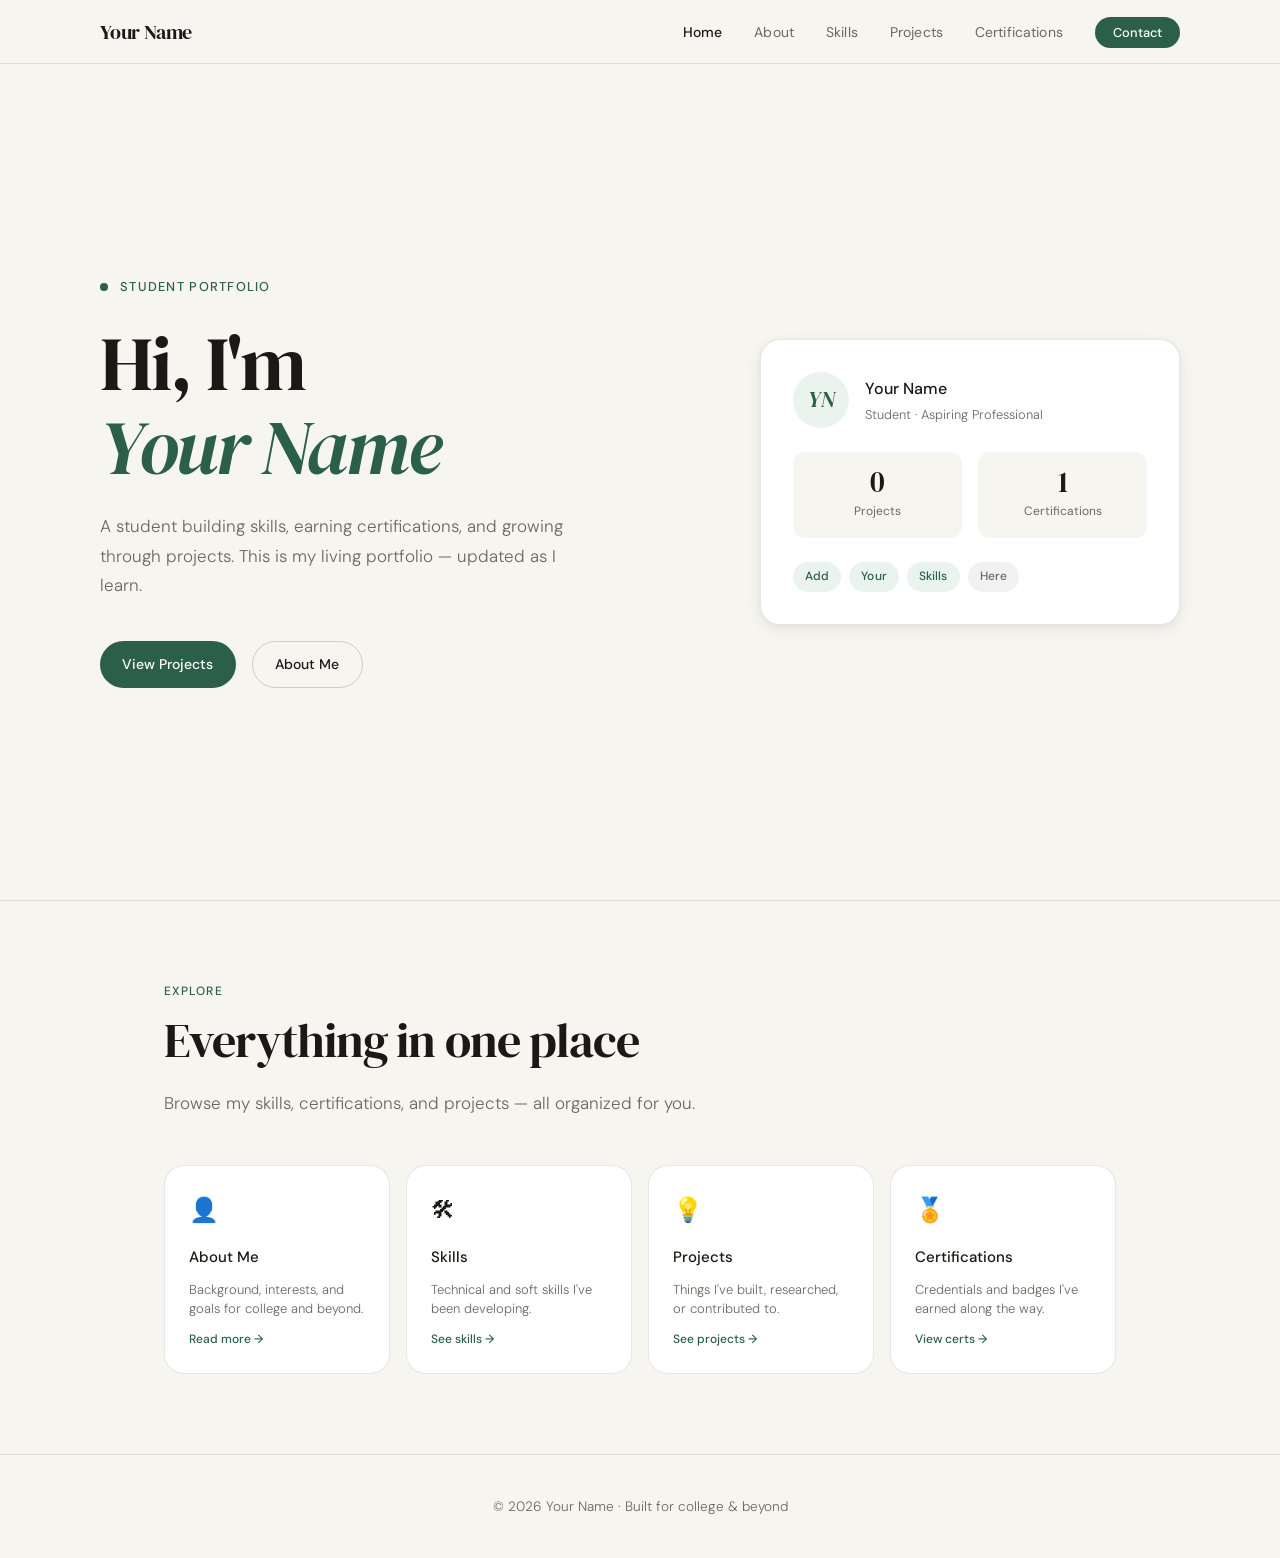
<file: index.html>
<!DOCTYPE html>
<html lang="en">
<head>
  <meta charset="UTF-8" />
  <meta name="viewport" content="width=device-width, initial-scale=1.0" />
  <title>Your Name — Portfolio</title>
  <link rel="stylesheet" href="css/style.css" />
  <style>
    /* ── Hero ── */
    .hero {
      min-height: calc(100vh - var(--nav-height));
      display: flex;
      align-items: center;
      padding: 0 var(--side-pad);
    }

    .hero-inner {
      max-width: var(--max-width);
      margin: 0 auto;
      width: 100%;
      display: grid;
      grid-template-columns: 1fr 420px;
      gap: 4rem;
      align-items: center;
    }

    .hero-eyebrow {
      display: flex;
      align-items: center;
      gap: 0.75rem;
      margin-bottom: 1.5rem;
    }

    .hero-dot {
      width: 8px;
      height: 8px;
      border-radius: 50%;
      background: var(--accent);
    }

    .hero-eyebrow span {
      font-size: 0.8rem;
      font-weight: 500;
      letter-spacing: 0.1em;
      text-transform: uppercase;
      color: var(--accent);
    }

    .hero-title {
      font-family: var(--font-display);
      font-size: clamp(2.8rem, 6vw, 5rem);
      font-weight: 400;
      line-height: 1.08;
      letter-spacing: -0.03em;
      color: var(--ink);
      margin-bottom: 1.5rem;
    }

    .hero-title em {
      font-style: italic;
      color: var(--accent);
    }

    .hero-desc {
      font-size: 1.0625rem;
      color: var(--ink-muted);
      max-width: 500px;
      line-height: 1.75;
      margin-bottom: 2.5rem;
    }

    .hero-actions {
      display: flex;
      gap: 1rem;
      flex-wrap: wrap;
    }

    /* ── Hero card ── */
    .hero-card {
      background: var(--white);
      border: 1px solid var(--border);
      border-radius: var(--radius-lg);
      padding: 2rem;
      box-shadow: var(--shadow-md);
    }

    .hero-card-header {
      display: flex;
      align-items: center;
      gap: 1rem;
      margin-bottom: 1.5rem;
    }

    .avatar {
      width: 56px;
      height: 56px;
      border-radius: 50%;
      background: var(--accent-light);
      display: flex;
      align-items: center;
      justify-content: center;
      font-family: var(--font-display);
      font-size: 1.4rem;
      color: var(--accent);
      font-style: italic;
    }

    .hero-card-name {
      font-size: 1rem;
      font-weight: 500;
      color: var(--ink);
    }

    .hero-card-sub {
      font-size: 0.8rem;
      color: var(--ink-muted);
      margin-top: 2px;
    }

    .hero-card-stats {
      display: grid;
      grid-template-columns: 1fr 1fr;
      gap: 1rem;
      margin-bottom: 1.5rem;
    }

    .stat-box {
      background: var(--cream);
      border-radius: var(--radius-md);
      padding: 1rem;
      text-align: center;
    }

    .stat-num {
      font-family: var(--font-display);
      font-size: 1.8rem;
      color: var(--ink);
      line-height: 1;
    }

    .stat-label {
      font-size: 0.75rem;
      color: var(--ink-muted);
      margin-top: 4px;
      font-weight: 400;
    }

    .hero-card-tags {
      display: flex;
      flex-wrap: wrap;
      gap: 0.5rem;
    }

    /* ── Quick links grid ── */
    .quick-grid {
      display: grid;
      grid-template-columns: repeat(auto-fit, minmax(220px, 1fr));
      gap: 1rem;
    }

    .quick-card {
      background: var(--white);
      border: 1px solid var(--border);
      border-radius: var(--radius-lg);
      padding: 1.5rem;
      display: flex;
      flex-direction: column;
      gap: 0.6rem;
      transition: box-shadow 0.25s, transform 0.25s;
      text-decoration: none;
    }

    .quick-card:hover {
      box-shadow: var(--shadow-md);
      transform: translateY(-2px);
    }

    .quick-icon {
      font-size: 1.5rem;
      margin-bottom: 0.25rem;
    }

    .quick-card h3 {
      font-size: 0.9375rem;
      font-weight: 500;
      color: var(--ink);
    }

    .quick-card p {
      font-size: 0.8125rem;
      color: var(--ink-muted);
      line-height: 1.5;
    }

    .quick-arrow {
      font-size: 0.75rem;
      color: var(--accent);
      font-weight: 500;
      margin-top: auto;
    }

    @media (max-width: 860px) {
      .hero-inner {
        grid-template-columns: 1fr;
      }
      .hero-card {
        max-width: 420px;
      }
    }
  </style>
</head>
<body>

  <div id="nav-placeholder"></div>

  <main>
    <!-- HERO -->
    <section class="hero">
      <div class="hero-inner">
        <div>
          <div class="hero-eyebrow fade-in">
            <div class="hero-dot"></div>
            <span>Student Portfolio</span>
          </div>
          <h1 class="hero-title fade-in">
            Hi, I'm<br><em>Your Name</em>
          </h1>
          <p class="hero-desc fade-in">
            A student building skills, earning certifications, and growing
            through projects. This is my living portfolio — updated as I learn.
          </p>
          <div class="hero-actions fade-in">
            <a href="pages/projects.html" class="btn btn-primary">View Projects</a>
            <a href="pages/about.html" class="btn btn-outline">About Me</a>
          </div>
        </div>

        <div class="hero-card fade-in">
          <div class="hero-card-header">
            <div class="avatar">YN</div>
            <div>
              <div class="hero-card-name">Your Name</div>
              <div class="hero-card-sub">Student · Aspiring Professional</div>
            </div>
          </div>
          <div class="hero-card-stats">
            <div class="stat-box">
              <div class="stat-num">0</div>
              <div class="stat-label">Projects</div>
            </div>
            <div class="stat-box">
              <div class="stat-num">1</div>
              <div class="stat-label">Certifications</div>
            </div>
          </div>
          <div class="hero-card-tags">
            <span class="tag">Add</span>
            <span class="tag">Your</span>
            <span class="tag">Skills</span>
            <span class="tag tag-gray">Here</span>
          </div>
        </div>
      </div>
    </section>

    <hr class="divider" />

    <!-- QUICK LINKS -->
    <section class="page-section">
      <p class="section-label fade-in">Explore</p>
      <h2 class="section-title fade-in">Everything in one place</h2>
      <p class="section-subtitle fade-in" style="margin-bottom:3rem;">
        Browse my skills, certifications, and projects — all organized for you.
      </p>

      <div class="quick-grid">
        <a href="pages/about.html" class="quick-card fade-in">
          <div class="quick-icon">👤</div>
          <h3>About Me</h3>
          <p>Background, interests, and goals for college and beyond.</p>
          <span class="quick-arrow">Read more →</span>
        </a>
        <a href="pages/skills.html" class="quick-card fade-in">
          <div class="quick-icon">🛠</div>
          <h3>Skills</h3>
          <p>Technical and soft skills I've been developing.</p>
          <span class="quick-arrow">See skills →</span>
        </a>
        <a href="pages/projects.html" class="quick-card fade-in">
          <div class="quick-icon">💡</div>
          <h3>Projects</h3>
          <p>Things I've built, researched, or contributed to.</p>
          <span class="quick-arrow">See projects →</span>
        </a>
        <a href="pages/certifications.html" class="quick-card fade-in">
          <div class="quick-icon">🏅</div>
          <h3>Certifications</h3>
          <p>Credentials and badges I've earned along the way.</p>
          <span class="quick-arrow">View certs →</span>
        </a>
      </div>
    </section>
  </main>

  <footer>
    <p>© <span id="year"></span> Your Name · Built for college &amp; beyond</p>
  </footer>

  <script src="js/nav-template.js"></script>
  <script src="js/nav.js"></script>
  <script>
    injectNav(true);
    document.getElementById('year').textContent = new Date().getFullYear();
  </script>
</body>
</html>
</file>
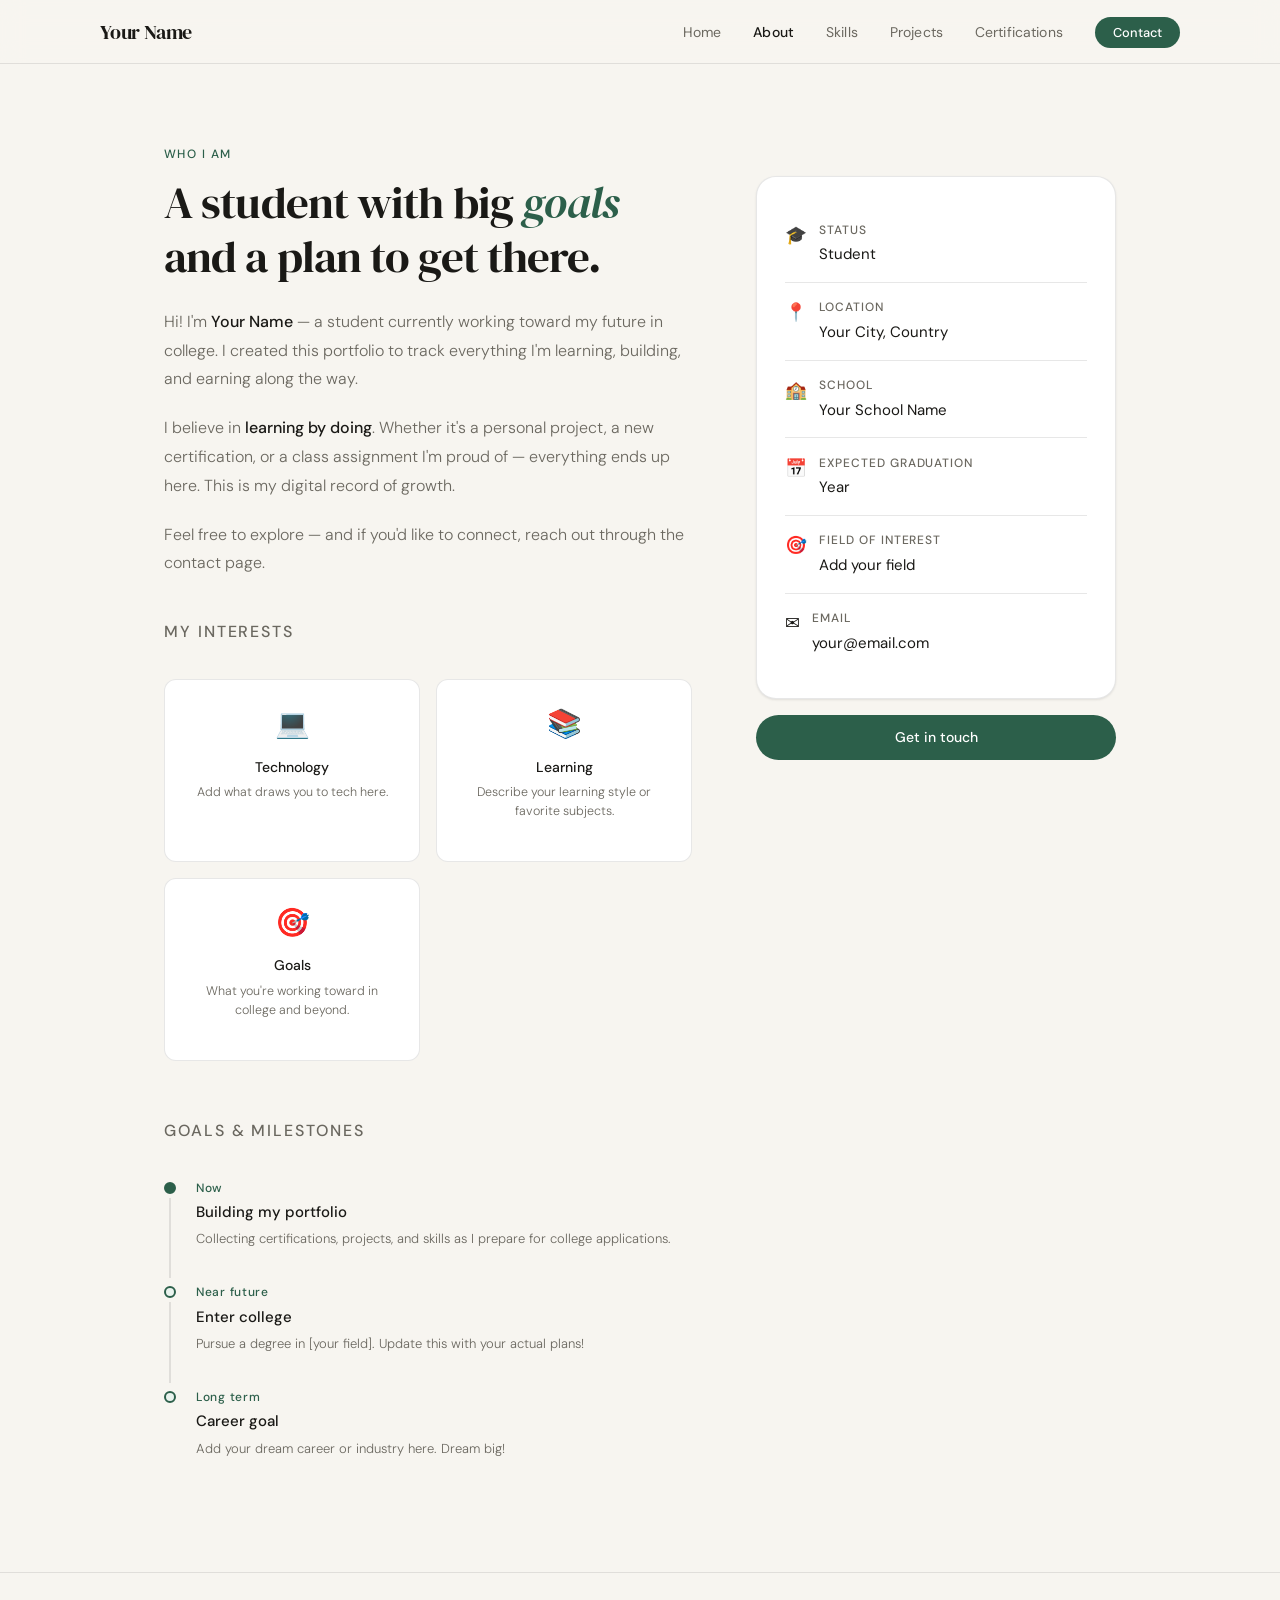
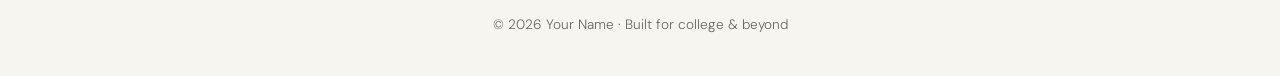
<file: about.html>
<!DOCTYPE html>
<html lang="en">
<head>
  <meta charset="UTF-8" />
  <meta name="viewport" content="width=device-width, initial-scale=1.0" />
  <title>About — Your Name</title>
  <link rel="stylesheet" href="../css/style.css" />
  <style>
    .about-grid {
      display: grid;
      grid-template-columns: 1fr 360px;
      gap: 4rem;
      align-items: start;
    }

    .about-bio h2 {
      font-family: var(--font-display);
      font-size: clamp(1.8rem, 4vw, 2.8rem);
      font-weight: 400;
      line-height: 1.2;
      letter-spacing: -0.02em;
      margin-bottom: 1.5rem;
    }

    .about-bio h2 em {
      font-style: italic;
      color: var(--accent);
    }

    .about-bio p {
      font-size: 1rem;
      color: var(--ink-muted);
      line-height: 1.8;
      margin-bottom: 1.25rem;
    }

    .about-bio p strong {
      color: var(--ink);
      font-weight: 500;
    }

    .info-card {
      background: var(--white);
      border: 1px solid var(--border);
      border-radius: var(--radius-lg);
      padding: 1.75rem;
      box-shadow: var(--shadow-sm);
    }

    .info-row {
      display: flex;
      align-items: flex-start;
      gap: 0.75rem;
      padding: 0.9rem 0;
      border-bottom: 1px solid var(--border);
    }

    .info-row:last-child {
      border-bottom: none;
    }

    .info-icon {
      font-size: 1.1rem;
      margin-top: 1px;
    }

    .info-label {
      font-size: 0.75rem;
      font-weight: 500;
      text-transform: uppercase;
      letter-spacing: 0.08em;
      color: var(--ink-muted);
      margin-bottom: 2px;
    }

    .info-value {
      font-size: 0.9375rem;
      color: var(--ink);
      font-weight: 400;
    }

    /* Interests */
    .interests-grid {
      display: grid;
      grid-template-columns: repeat(auto-fit, minmax(180px, 1fr));
      gap: 1rem;
      margin-top: 2rem;
    }

    .interest-card {
      background: var(--white);
      border: 1px solid var(--border);
      border-radius: var(--radius-md);
      padding: 1.25rem;
      text-align: center;
    }

    .interest-emoji {
      font-size: 1.75rem;
      margin-bottom: 0.5rem;
    }

    .interest-card h4 {
      font-size: 0.875rem;
      font-weight: 500;
      color: var(--ink);
      margin-bottom: 4px;
    }

    .interest-card p {
      font-size: 0.78rem;
      color: var(--ink-muted);
      line-height: 1.5;
    }

    /* Goals timeline */
    .timeline {
      margin-top: 2rem;
      display: flex;
      flex-direction: column;
      gap: 0;
    }

    .timeline-item {
      display: flex;
      gap: 1.25rem;
      position: relative;
    }

    .timeline-left {
      display: flex;
      flex-direction: column;
      align-items: center;
      flex-shrink: 0;
    }

    .timeline-dot {
      width: 12px;
      height: 12px;
      border-radius: 50%;
      background: var(--accent-light);
      border: 2px solid var(--accent);
      margin-top: 4px;
      flex-shrink: 0;
    }

    .timeline-dot.active {
      background: var(--accent);
    }

    .timeline-line {
      width: 2px;
      flex: 1;
      background: var(--border);
      margin: 4px 0;
      min-height: 2rem;
    }

    .timeline-item:last-child .timeline-line {
      display: none;
    }

    .timeline-content {
      padding-bottom: 2rem;
    }

    .timeline-year {
      font-size: 0.75rem;
      font-weight: 500;
      color: var(--accent);
      letter-spacing: 0.06em;
      margin-bottom: 2px;
    }

    .timeline-title {
      font-size: 0.9375rem;
      font-weight: 500;
      color: var(--ink);
      margin-bottom: 4px;
    }

    .timeline-desc {
      font-size: 0.8125rem;
      color: var(--ink-muted);
      line-height: 1.6;
    }

    @media (max-width: 860px) {
      .about-grid {
        grid-template-columns: 1fr;
      }
    }
  </style>
</head>
<body>

  <div id="nav-placeholder"></div>

  <main>
    <section class="page-section">
      <p class="section-label fade-in">Who I Am</p>

      <div class="about-grid">
        <div class="about-bio">
          <h2 class="fade-in">A student with big <em>goals</em> and a plan to get there.</h2>

          <p class="fade-in">
            Hi! I'm <strong>Your Name</strong> — a student currently working toward
            my future in college. I created this portfolio to track everything I'm
            learning, building, and earning along the way.
          </p>

          <p class="fade-in">
            I believe in <strong>learning by doing</strong>. Whether it's a personal
            project, a new certification, or a class assignment I'm proud of — everything
            ends up here. This is my digital record of growth.
          </p>

          <p class="fade-in">
            Feel free to explore — and if you'd like to connect, reach out through the
            contact page.
          </p>

          <div style="margin-top: 2.5rem;">
            <p class="section-label fade-in">My Interests</p>
            <div class="interests-grid">
              <div class="interest-card fade-in">
                <div class="interest-emoji">💻</div>
                <h4>Technology</h4>
                <p>Add what draws you to tech here.</p>
              </div>
              <div class="interest-card fade-in">
                <div class="interest-emoji">📚</div>
                <h4>Learning</h4>
                <p>Describe your learning style or favorite subjects.</p>
              </div>
              <div class="interest-card fade-in">
                <div class="interest-emoji">🎯</div>
                <h4>Goals</h4>
                <p>What you're working toward in college and beyond.</p>
              </div>
            </div>
          </div>

          <div style="margin-top: 3.5rem;">
            <p class="section-label fade-in">Goals &amp; Milestones</p>
            <div class="timeline">
              <div class="timeline-item fade-in">
                <div class="timeline-left">
                  <div class="timeline-dot active"></div>
                  <div class="timeline-line"></div>
                </div>
                <div class="timeline-content">
                  <div class="timeline-year">Now</div>
                  <div class="timeline-title">Building my portfolio</div>
                  <div class="timeline-desc">Collecting certifications, projects, and skills as I prepare for college applications.</div>
                </div>
              </div>
              <div class="timeline-item fade-in">
                <div class="timeline-left">
                  <div class="timeline-dot"></div>
                  <div class="timeline-line"></div>
                </div>
                <div class="timeline-content">
                  <div class="timeline-year">Near future</div>
                  <div class="timeline-title">Enter college</div>
                  <div class="timeline-desc">Pursue a degree in [your field]. Update this with your actual plans!</div>
                </div>
              </div>
              <div class="timeline-item fade-in">
                <div class="timeline-left">
                  <div class="timeline-dot"></div>
                  <div class="timeline-line"></div>
                </div>
                <div class="timeline-content">
                  <div class="timeline-year">Long term</div>
                  <div class="timeline-title">Career goal</div>
                  <div class="timeline-desc">Add your dream career or industry here. Dream big!</div>
                </div>
              </div>
            </div>
          </div>
        </div>

        <!-- Info sidebar -->
        <div class="fade-in">
          <div class="info-card">
            <div class="info-row">
              <div class="info-icon">🎓</div>
              <div>
                <div class="info-label">Status</div>
                <div class="info-value">Student</div>
              </div>
            </div>
            <div class="info-row">
              <div class="info-icon">📍</div>
              <div>
                <div class="info-label">Location</div>
                <div class="info-value">Your City, Country</div>
              </div>
            </div>
            <div class="info-row">
              <div class="info-icon">🏫</div>
              <div>
                <div class="info-label">School</div>
                <div class="info-value">Your School Name</div>
              </div>
            </div>
            <div class="info-row">
              <div class="info-icon">📅</div>
              <div>
                <div class="info-label">Expected Graduation</div>
                <div class="info-value">Year</div>
              </div>
            </div>
            <div class="info-row">
              <div class="info-icon">🎯</div>
              <div>
                <div class="info-label">Field of Interest</div>
                <div class="info-value">Add your field</div>
              </div>
            </div>
            <div class="info-row">
              <div class="info-icon">✉️</div>
              <div>
                <div class="info-label">Email</div>
                <div class="info-value">your@email.com</div>
              </div>
            </div>
          </div>

          <a href="contact.html" class="btn btn-primary" style="width:100%;justify-content:center;margin-top:1rem;">
            Get in touch
          </a>
        </div>
      </div>
    </section>
  </main>

  <footer>
    <p>© <span class="year"></span> Your Name · Built for college &amp; beyond</p>
  </footer>

  <script src="../js/nav-template.js"></script>
  <script src="../js/nav.js"></script>
  <script>
    injectNav(false);
    document.querySelectorAll('.year').forEach(el => el.textContent = new Date().getFullYear());
  </script>
</body>
</html>
</file>
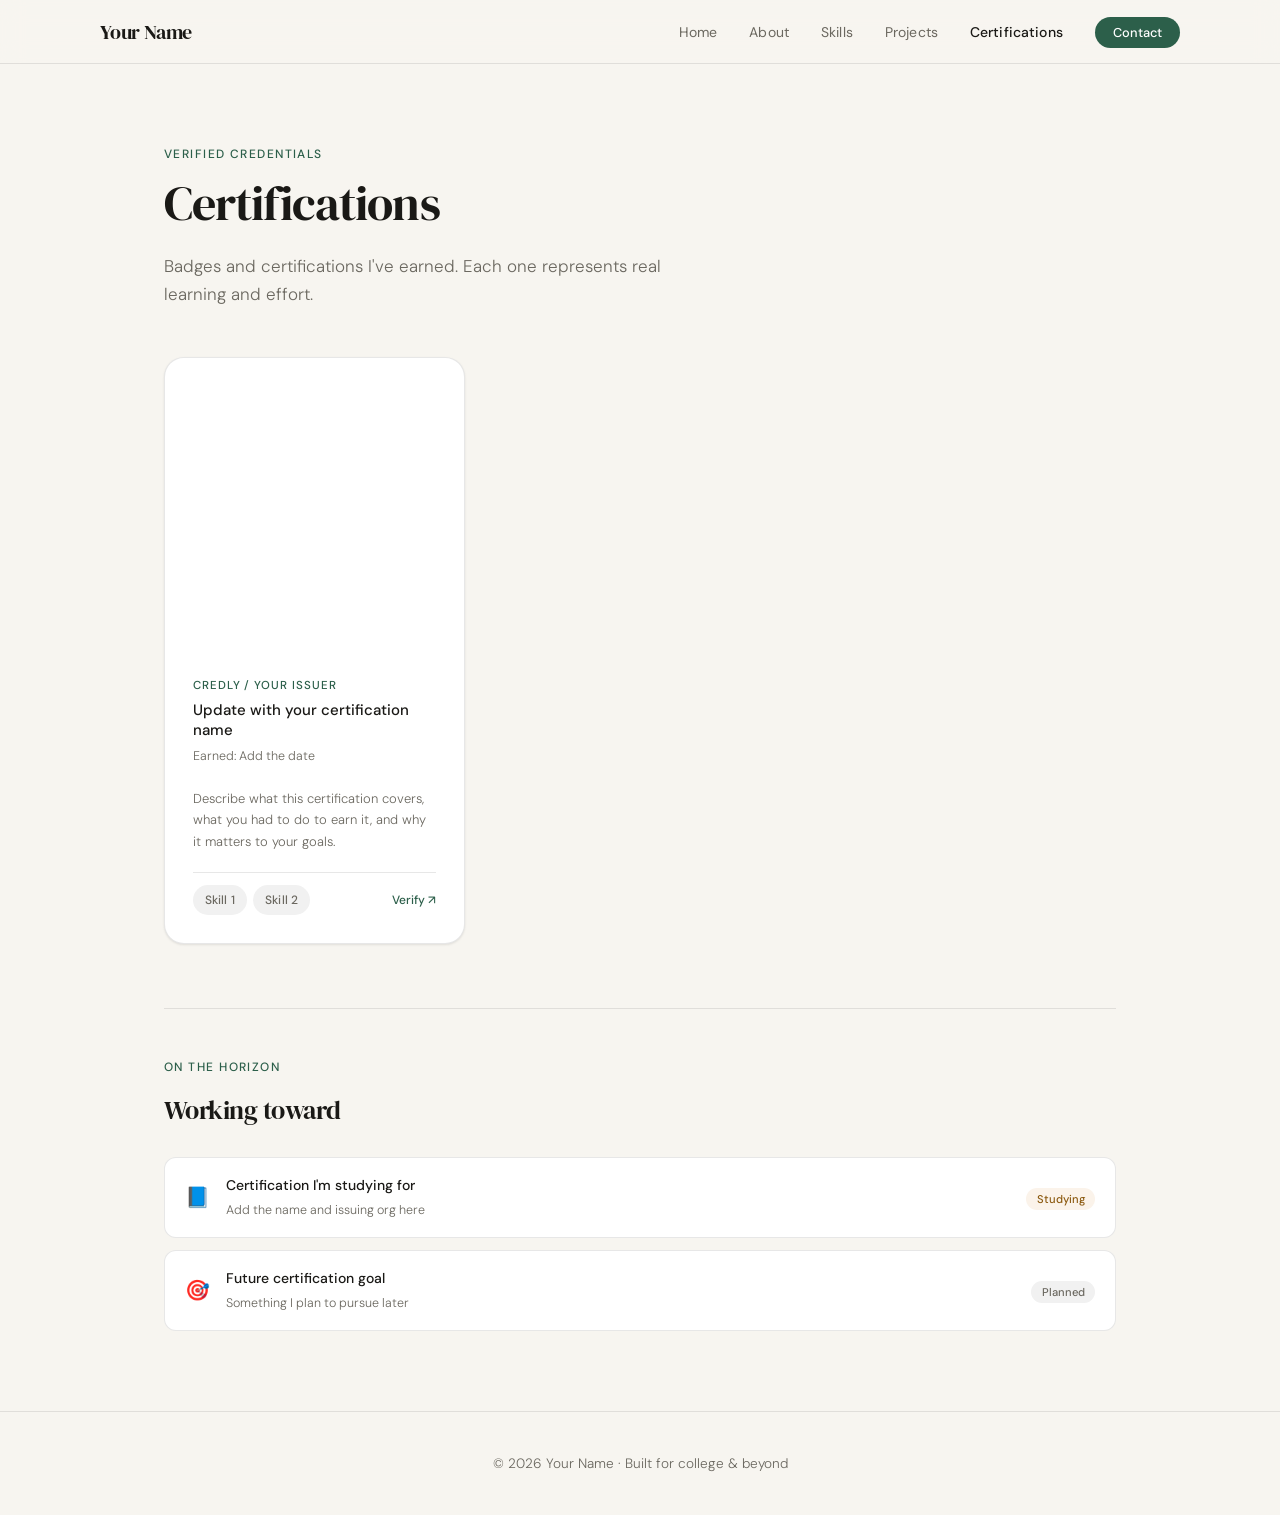
<file: certifications.html>
<!DOCTYPE html>
<html lang="en">
<head>
  <meta charset="UTF-8" />
  <meta name="viewport" content="width=device-width, initial-scale=1.0" />
  <title>Certifications — Your Name</title>
  <link rel="stylesheet" href="../css/style.css" />
  <style>
    /* Certs grid */
    .certs-grid {
      display: grid;
      grid-template-columns: repeat(auto-fill, minmax(300px, 1fr));
      gap: 1.5rem;
      margin-bottom: 4rem;
    }

    .cert-card {
      background: var(--white);
      border: 1px solid var(--border);
      border-radius: var(--radius-lg);
      padding: 1.75rem;
      display: flex;
      flex-direction: column;
      gap: 1.25rem;
      box-shadow: var(--shadow-sm);
      transition: box-shadow 0.25s, transform 0.25s;
    }

    .cert-card:hover {
      box-shadow: var(--shadow-md);
      transform: translateY(-2px);
    }

    .cert-card-header {
      display: flex;
      align-items: flex-start;
      gap: 1rem;
    }

    .cert-badge-wrap {
      flex-shrink: 0;
    }

    .cert-info {
      flex: 1;
    }

    .cert-issuer {
      font-size: 0.72rem;
      font-weight: 500;
      text-transform: uppercase;
      letter-spacing: 0.08em;
      color: var(--accent);
      margin-bottom: 4px;
    }

    .cert-name {
      font-size: 0.9375rem;
      font-weight: 500;
      color: var(--ink);
      line-height: 1.35;
      margin-bottom: 6px;
    }

    .cert-date {
      font-size: 0.78rem;
      color: var(--ink-muted);
    }

    .cert-desc {
      font-size: 0.8125rem;
      color: var(--ink-muted);
      line-height: 1.65;
    }

    .cert-footer {
      display: flex;
      align-items: center;
      justify-content: space-between;
      padding-top: 0.75rem;
      border-top: 1px solid var(--border);
    }

    .cert-skills {
      display: flex;
      flex-wrap: wrap;
      gap: 0.4rem;
    }

    .verify-link {
      font-size: 0.75rem;
      font-weight: 500;
      color: var(--accent);
      text-decoration: none;
      white-space: nowrap;
      display: flex;
      align-items: center;
      gap: 3px;
      transition: opacity 0.2s;
    }

    .verify-link:hover { opacity: 0.7; }

    /* Credly embed wrapper */
    .credly-wrap {
      display: flex;
      justify-content: center;
      align-items: center;
      min-height: 270px;
    }

    /* In-progress / planned section */
    .progress-list {
      display: flex;
      flex-direction: column;
      gap: 0.75rem;
    }

    .progress-item {
      background: var(--white);
      border: 1px solid var(--border);
      border-radius: var(--radius-md);
      padding: 1rem 1.25rem;
      display: flex;
      align-items: center;
      gap: 1rem;
    }

    .progress-icon {
      font-size: 1.25rem;
      flex-shrink: 0;
    }

    .progress-item h4 {
      font-size: 0.875rem;
      font-weight: 500;
      color: var(--ink);
      margin-bottom: 2px;
    }

    .progress-item p {
      font-size: 0.78rem;
      color: var(--ink-muted);
    }

    .progress-right {
      margin-left: auto;
    }

    .badge-status {
      font-size: 0.7rem;
      font-weight: 500;
      padding: 0.25rem 0.65rem;
      border-radius: 100px;
    }

    .badge-studying {
      background: #FBF3EA;
      color: #8C5A10;
    }

    .badge-planned {
      background: rgba(26,25,22,0.06);
      color: var(--ink-muted);
    }
  </style>
</head>
<body>

  <div id="nav-placeholder"></div>

  <main>
    <section class="page-section">
      <p class="section-label fade-in">Verified Credentials</p>
      <h1 class="section-title fade-in">Certifications</h1>
      <p class="section-subtitle fade-in" style="margin-bottom:3rem;">
        Badges and certifications I've earned. Each one represents real learning and effort.
      </p>

      <div class="certs-grid">

        <!-- ── CREDLY BADGE CARD ── -->
        <div class="cert-card fade-in">
          <div class="cert-card-header">
            <div class="credly-wrap">
              <!-- Paste your Credly embed code here -->
              <div data-iframe-width="150" data-iframe-height="270"
                   data-share-badge-id="b85c8344-cd8c-4f7a-b6d7-0ae511770c9c"
                   data-share-badge-host="https://www.credly.com">
              </div>
            </div>
          </div>
          <div class="cert-info">
            <div class="cert-issuer">Credly / Your Issuer</div>
            <div class="cert-name">Update with your certification name</div>
            <div class="cert-date">Earned: Add the date</div>
          </div>
          <p class="cert-desc">
            Describe what this certification covers, what you had to do to earn it,
            and why it matters to your goals.
          </p>
          <div class="cert-footer">
            <div class="cert-skills">
              <span class="tag tag-gray">Skill 1</span>
              <span class="tag tag-gray">Skill 2</span>
            </div>
            <a href="https://www.credly.com/badges/b85c8344-cd8c-4f7a-b6d7-0ae511770c9c"
               target="_blank" rel="noopener" class="verify-link">
              Verify ↗
            </a>
          </div>
        </div>

        <!-- TEMPLATE: Add more cert cards below (duplicate and edit) -->
        <!--
        <div class="cert-card fade-in">
          <div class="cert-card-header">
            <div class="cert-info">
              <div class="cert-issuer">Issuing Organization</div>
              <div class="cert-name">Certification Name</div>
              <div class="cert-date">Earned: Month Year</div>
            </div>
          </div>
          <p class="cert-desc">Description of what you learned.</p>
          <div class="cert-footer">
            <div class="cert-skills">
              <span class="tag tag-gray">Topic</span>
            </div>
            <a href="#" target="_blank" class="verify-link">Verify ↗</a>
          </div>
        </div>
        -->

      </div>

      <hr class="divider" style="margin-bottom:3rem;" />

      <!-- In progress / planned -->
      <p class="section-label fade-in">On the Horizon</p>
      <h2 style="font-family:var(--font-display);font-size:1.6rem;font-weight:400;letter-spacing:-0.02em;margin-bottom:1.5rem;" class="fade-in">
        Working toward
      </h2>

      <div class="progress-list">
        <div class="progress-item fade-in">
          <div class="progress-icon">📘</div>
          <div>
            <h4>Certification I'm studying for</h4>
            <p>Add the name and issuing org here</p>
          </div>
          <div class="progress-right">
            <span class="badge-status badge-studying">Studying</span>
          </div>
        </div>

        <div class="progress-item fade-in">
          <div class="progress-icon">🎯</div>
          <div>
            <h4>Future certification goal</h4>
            <p>Something I plan to pursue later</p>
          </div>
          <div class="progress-right">
            <span class="badge-status badge-planned">Planned</span>
          </div>
        </div>
      </div>

    </section>
  </main>

  <footer>
    <p>© <span class="year"></span> Your Name · Built for college &amp; beyond</p>
  </footer>

  <!-- Credly embed script -->
  <script type="text/javascript" async src="//cdn.credly.com/assets/utilities/embed.js"></script>

  <script src="../js/nav-template.js"></script>
  <script src="../js/nav.js"></script>
  <script>
    injectNav(false);
    document.querySelectorAll('.year').forEach(el => el.textContent = new Date().getFullYear());
  </script>
</body>
</html>
</file>
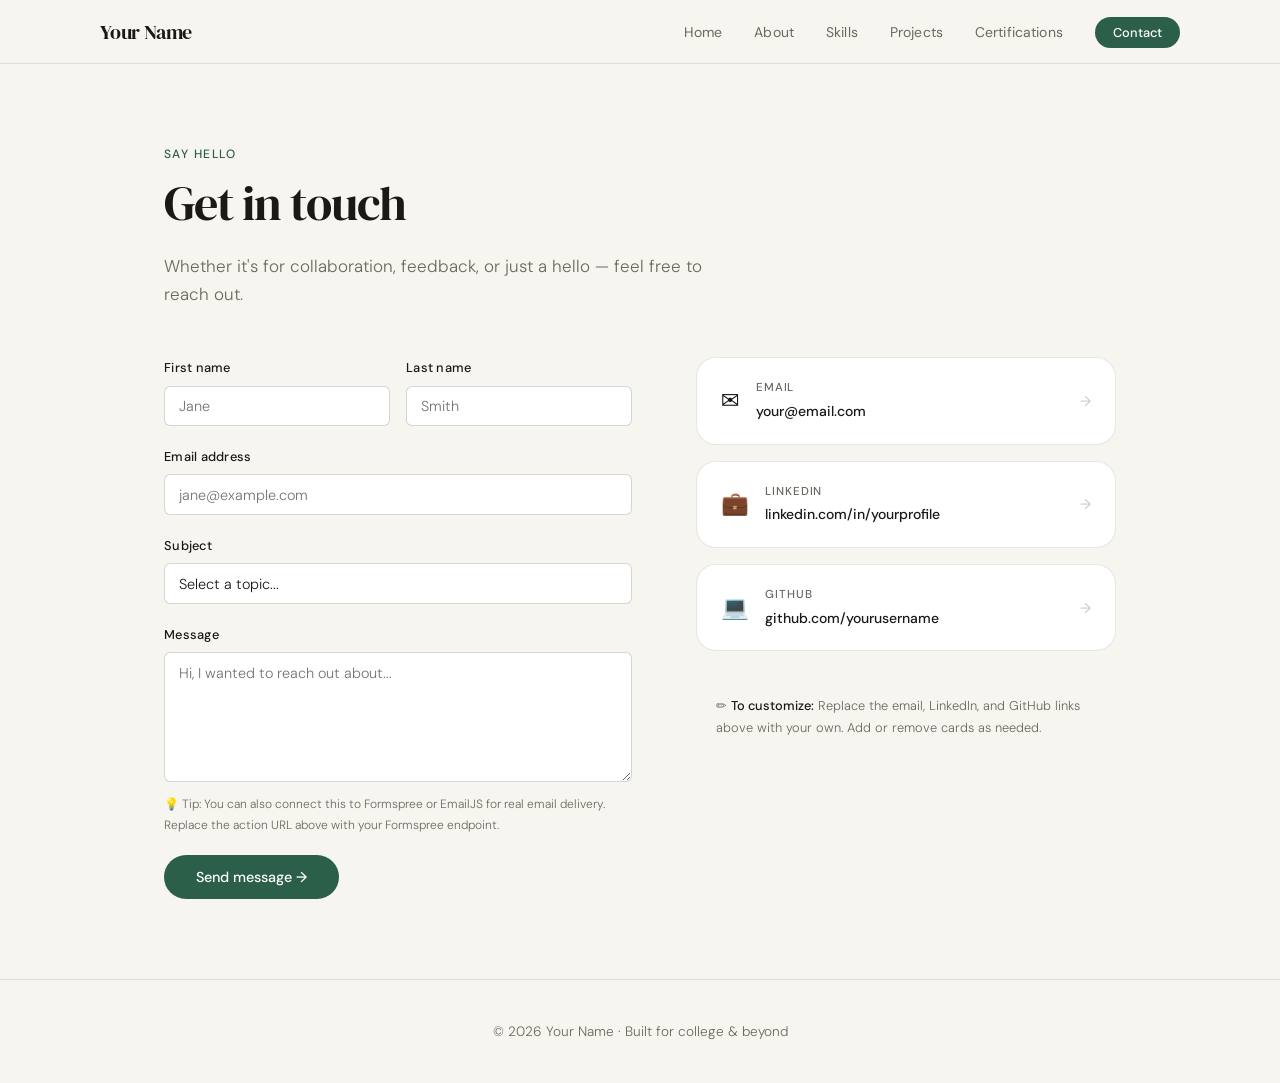
<file: contact.html>
<!DOCTYPE html>
<html lang="en">
<head>
  <meta charset="UTF-8" />
  <meta name="viewport" content="width=device-width, initial-scale=1.0" />
  <title>Contact — Your Name</title>
  <link rel="stylesheet" href="../css/style.css" />
  <style>
    .contact-grid {
      display: grid;
      grid-template-columns: 1fr 420px;
      gap: 4rem;
      align-items: start;
    }

    /* Form */
    .contact-form {
      display: flex;
      flex-direction: column;
      gap: 1.25rem;
    }

    .form-row {
      display: grid;
      grid-template-columns: 1fr 1fr;
      gap: 1rem;
    }

    .form-group {
      display: flex;
      flex-direction: column;
      gap: 0.4rem;
    }

    label {
      font-size: 0.8rem;
      font-weight: 500;
      color: var(--ink);
      letter-spacing: 0.02em;
    }

    input[type="text"],
    input[type="email"],
    textarea,
    select {
      font-family: var(--font-body);
      font-size: 0.9rem;
      font-weight: 300;
      color: var(--ink);
      background: var(--white);
      border: 1px solid var(--border-mid);
      border-radius: var(--radius-sm);
      padding: 0.65rem 0.9rem;
      width: 100%;
      transition: border-color 0.2s, box-shadow 0.2s;
      outline: none;
      appearance: none;
    }

    input:focus,
    textarea:focus,
    select:focus {
      border-color: var(--accent);
      box-shadow: 0 0 0 3px rgba(44, 95, 74, 0.1);
    }

    textarea {
      min-height: 130px;
      resize: vertical;
    }

    .submit-btn {
      display: inline-flex;
      align-items: center;
      justify-content: center;
      gap: 0.5rem;
      font-family: var(--font-body);
      font-size: 0.9rem;
      font-weight: 500;
      padding: 0.8rem 2rem;
      border-radius: 100px;
      border: none;
      background: var(--accent);
      color: var(--white);
      cursor: pointer;
      transition: background 0.2s, transform 0.15s;
      align-self: flex-start;
    }

    .submit-btn:hover {
      background: var(--accent-mid);
      transform: translateY(-1px);
    }

    .form-note {
      font-size: 0.75rem;
      color: var(--ink-muted);
      margin-top: -0.5rem;
    }

    /* Success state */
    .form-success {
      display: none;
      text-align: center;
      padding: 3rem;
      background: var(--accent-light);
      border-radius: var(--radius-lg);
    }

    .form-success.show { display: block; }

    .form-success h3 {
      font-family: var(--font-display);
      font-size: 1.5rem;
      color: var(--accent);
      margin-bottom: 0.5rem;
    }

    .form-success p {
      font-size: 0.9rem;
      color: var(--accent);
      opacity: 0.8;
    }

    /* Contact links sidebar */
    .contact-links {
      display: flex;
      flex-direction: column;
      gap: 1rem;
    }

    .contact-link-card {
      background: var(--white);
      border: 1px solid var(--border);
      border-radius: var(--radius-lg);
      padding: 1.25rem 1.5rem;
      display: flex;
      align-items: center;
      gap: 1rem;
      text-decoration: none;
      transition: box-shadow 0.2s, transform 0.2s;
    }

    .contact-link-card:hover {
      box-shadow: var(--shadow-sm);
      transform: translateY(-1px);
    }

    .contact-link-icon {
      font-size: 1.4rem;
      flex-shrink: 0;
    }

    .contact-link-label {
      font-size: 0.72rem;
      font-weight: 500;
      text-transform: uppercase;
      letter-spacing: 0.08em;
      color: var(--ink-muted);
      margin-bottom: 2px;
    }

    .contact-link-value {
      font-size: 0.875rem;
      font-weight: 500;
      color: var(--ink);
    }

    .contact-link-arrow {
      margin-left: auto;
      color: var(--ink-faint);
      font-size: 0.9rem;
    }

    @media (max-width: 860px) {
      .contact-grid { grid-template-columns: 1fr; }
      .form-row { grid-template-columns: 1fr; }
    }
  </style>
</head>
<body>

  <div id="nav-placeholder"></div>

  <main>
    <section class="page-section">
      <p class="section-label fade-in">Say Hello</p>
      <h1 class="section-title fade-in">Get in touch</h1>
      <p class="section-subtitle fade-in" style="margin-bottom:3rem;">
        Whether it's for collaboration, feedback, or just a hello — feel free to reach out.
      </p>

      <div class="contact-grid">
        <!-- Form -->
        <div class="fade-in">
          <form class="contact-form" id="contact-form" action="https://formspree.io/f/YOUR_ID" method="POST">
            <div class="form-row">
              <div class="form-group">
                <label for="first-name">First name</label>
                <input type="text" id="first-name" name="first_name" placeholder="Jane" required />
              </div>
              <div class="form-group">
                <label for="last-name">Last name</label>
                <input type="text" id="last-name" name="last_name" placeholder="Smith" />
              </div>
            </div>

            <div class="form-group">
              <label for="email">Email address</label>
              <input type="email" id="email" name="email" placeholder="jane@example.com" required />
            </div>

            <div class="form-group">
              <label for="subject">Subject</label>
              <select id="subject" name="subject">
                <option value="">Select a topic...</option>
                <option value="collaboration">Collaboration</option>
                <option value="feedback">Portfolio feedback</option>
                <option value="opportunity">Opportunity</option>
                <option value="other">Other</option>
              </select>
            </div>

            <div class="form-group">
              <label for="message">Message</label>
              <textarea id="message" name="message" placeholder="Hi, I wanted to reach out about..." required></textarea>
            </div>

            <p class="form-note">
              💡 Tip: You can also connect this to Formspree or EmailJS for real email delivery.
              Replace the action URL above with your Formspree endpoint.
            </p>

            <button type="submit" class="submit-btn">Send message →</button>
          </form>

          <div class="form-success" id="form-success">
            <h3>Message sent! ✓</h3>
            <p>Thanks for reaching out — I'll get back to you soon.</p>
          </div>
        </div>

        <!-- Contact links -->
        <div class="contact-links fade-in">
          <a href="mailto:your@email.com" class="contact-link-card">
            <div class="contact-link-icon">✉️</div>
            <div>
              <div class="contact-link-label">Email</div>
              <div class="contact-link-value">your@email.com</div>
            </div>
            <span class="contact-link-arrow">→</span>
          </a>

          <a href="https://linkedin.com/in/yourprofile" target="_blank" rel="noopener" class="contact-link-card">
            <div class="contact-link-icon">💼</div>
            <div>
              <div class="contact-link-label">LinkedIn</div>
              <div class="contact-link-value">linkedin.com/in/yourprofile</div>
            </div>
            <span class="contact-link-arrow">→</span>
          </a>

          <a href="https://github.com/yourusername" target="_blank" rel="noopener" class="contact-link-card">
            <div class="contact-link-icon">💻</div>
            <div>
              <div class="contact-link-label">GitHub</div>
              <div class="contact-link-value">github.com/yourusername</div>
            </div>
            <span class="contact-link-arrow">→</span>
          </a>

          <!-- Add more social links here following the same pattern -->

          <div style="background:var(--cream);border-radius:var(--radius-md);padding:1.25rem;margin-top:0.5rem;">
            <p style="font-size:0.8rem;color:var(--ink-muted);line-height:1.65;">
              ✏️ <strong style="color:var(--ink);font-weight:500;">To customize:</strong> Replace the email, LinkedIn, and GitHub
              links above with your own. Add or remove cards as needed.
            </p>
          </div>
        </div>
      </div>
    </section>
  </main>

  <footer>
    <p>© <span class="year"></span> Your Name · Built for college &amp; beyond</p>
  </footer>

  <script src="../js/nav-template.js"></script>
  <script src="../js/nav.js"></script>
  <script>
    injectNav(false);
    document.querySelectorAll('.year').forEach(el => el.textContent = new Date().getFullYear());

    const form = document.getElementById('contact-form');
    const success = document.getElementById('form-success');

    form.addEventListener('submit', async (e) => {
      e.preventDefault();
      const data = new FormData(form);

      // If using Formspree, uncomment below:
      // try {
      //   await fetch(form.action, { method: 'POST', body: data, headers: { Accept: 'application/json' } });
      // } catch {}

      // For now, just show success state as demo
      form.style.display = 'none';
      success.classList.add('show');
    });
  </script>
</body>
</html>
</file>
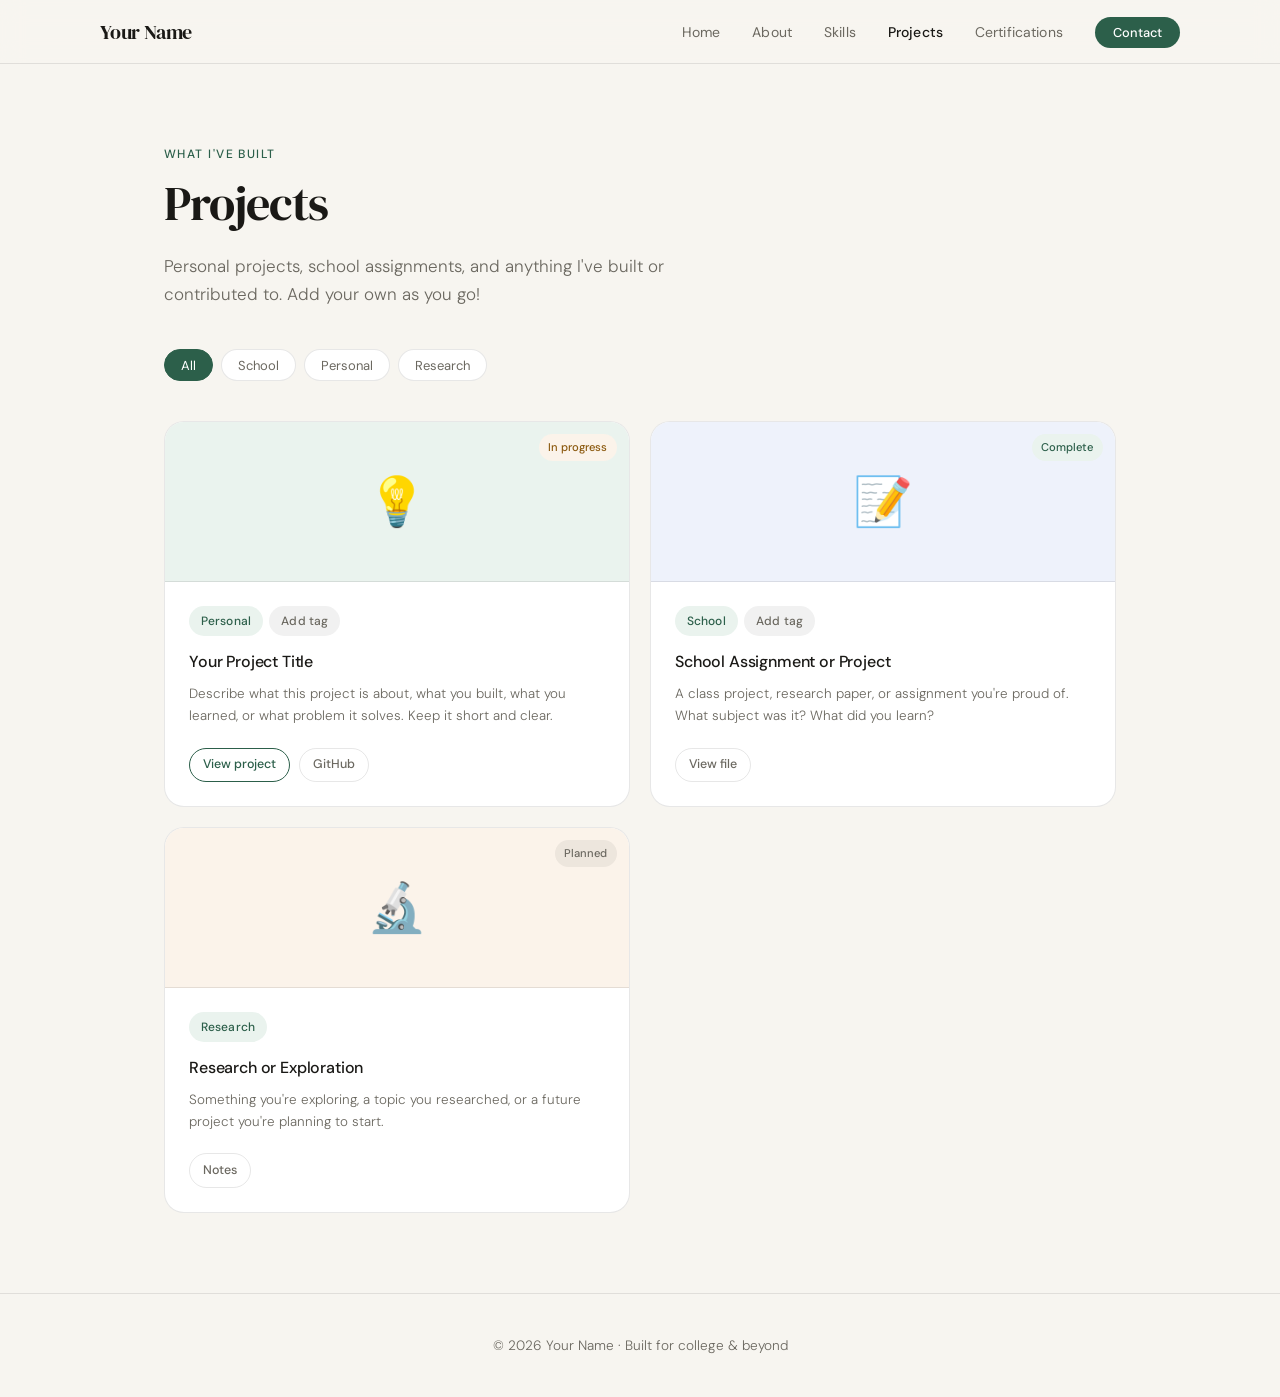
<file: projects.html>
<!DOCTYPE html>
<html lang="en">
<head>
  <meta charset="UTF-8" />
  <meta name="viewport" content="width=device-width, initial-scale=1.0" />
  <title>Projects — Your Name</title>
  <link rel="stylesheet" href="../css/style.css" />
  <style>
    /* Filter bar */
    .filter-bar {
      display: flex;
      gap: 0.5rem;
      flex-wrap: wrap;
      margin-bottom: 2.5rem;
    }

    .filter-btn {
      font-family: var(--font-body);
      font-size: 0.8125rem;
      font-weight: 400;
      padding: 0.4rem 1rem;
      border-radius: 100px;
      border: 1px solid var(--border);
      background: var(--white);
      color: var(--ink-muted);
      cursor: pointer;
      transition: all 0.2s;
    }

    .filter-btn:hover,
    .filter-btn.active {
      background: var(--accent);
      border-color: var(--accent);
      color: var(--white);
    }

    /* Projects grid */
    .projects-grid {
      display: grid;
      grid-template-columns: repeat(auto-fill, minmax(320px, 1fr));
      gap: 1.25rem;
    }

    .project-card {
      background: var(--white);
      border: 1px solid var(--border);
      border-radius: var(--radius-lg);
      overflow: hidden;
      display: flex;
      flex-direction: column;
      transition: box-shadow 0.25s, transform 0.25s;
    }

    .project-card:hover {
      box-shadow: var(--shadow-md);
      transform: translateY(-3px);
    }

    .project-thumb {
      height: 160px;
      background: var(--cream);
      display: flex;
      align-items: center;
      justify-content: center;
      font-size: 3rem;
      border-bottom: 1px solid var(--border);
      position: relative;
    }

    .project-thumb.color-1 { background: #EAF3EE; }
    .project-thumb.color-2 { background: #EEF2FB; }
    .project-thumb.color-3 { background: #FBF3EA; }
    .project-thumb.color-4 { background: #F3EAFB; }

    .project-status {
      position: absolute;
      top: 0.75rem;
      right: 0.75rem;
      font-size: 0.7rem;
      font-weight: 500;
      padding: 0.25rem 0.6rem;
      border-radius: 100px;
    }

    .status-complete {
      background: var(--accent-light);
      color: var(--accent);
    }

    .status-progress {
      background: #FBF3EA;
      color: #8C5A10;
    }

    .status-planned {
      background: rgba(26,25,22,0.06);
      color: var(--ink-muted);
    }

    .project-body {
      padding: 1.5rem;
      flex: 1;
      display: flex;
      flex-direction: column;
    }

    .project-tags {
      display: flex;
      flex-wrap: wrap;
      gap: 0.4rem;
      margin-bottom: 0.75rem;
    }

    .project-title {
      font-size: 1rem;
      font-weight: 500;
      color: var(--ink);
      margin-bottom: 0.5rem;
      letter-spacing: -0.01em;
    }

    .project-desc {
      font-size: 0.8375rem;
      color: var(--ink-muted);
      line-height: 1.65;
      flex: 1;
      margin-bottom: 1.25rem;
    }

    .project-links {
      display: flex;
      gap: 0.6rem;
    }

    .project-link {
      font-size: 0.78rem;
      font-weight: 500;
      color: var(--accent);
      text-decoration: none;
      padding: 0.35rem 0.8rem;
      border-radius: 100px;
      border: 1px solid var(--accent);
      transition: background 0.2s, color 0.2s;
    }

    .project-link:hover {
      background: var(--accent);
      color: var(--white);
    }

    .project-link.secondary {
      color: var(--ink-muted);
      border-color: var(--border);
    }

    .project-link.secondary:hover {
      background: rgba(26,25,22,0.06);
      color: var(--ink);
    }

    /* Empty state */
    .empty-state {
      text-align: center;
      padding: 4rem 2rem;
      border: 1px dashed var(--border-mid);
      border-radius: var(--radius-lg);
      display: none;
    }

    .empty-state.show { display: block; }

    .empty-state p {
      font-size: 0.9rem;
      color: var(--ink-muted);
    }
  </style>
</head>
<body>

  <div id="nav-placeholder"></div>

  <main>
    <section class="page-section">
      <p class="section-label fade-in">What I've Built</p>
      <h1 class="section-title fade-in">Projects</h1>
      <p class="section-subtitle fade-in" style="margin-bottom:2.5rem;">
        Personal projects, school assignments, and anything I've built or contributed to.
        Add your own as you go!
      </p>

      <!-- Filter bar -->
      <div class="filter-bar fade-in">
        <button class="filter-btn active" data-filter="all">All</button>
        <button class="filter-btn" data-filter="school">School</button>
        <button class="filter-btn" data-filter="personal">Personal</button>
        <button class="filter-btn" data-filter="research">Research</button>
      </div>

      <!-- Projects grid -->
      <div class="projects-grid" id="projects-grid">

        <!-- TEMPLATE PROJECT CARD — duplicate and edit to add more -->
        <div class="project-card fade-in" data-category="personal">
          <div class="project-thumb color-1">
            💡
            <span class="project-status status-progress">In progress</span>
          </div>
          <div class="project-body">
            <div class="project-tags">
              <span class="tag">Personal</span>
              <span class="tag tag-gray">Add tag</span>
            </div>
            <h3 class="project-title">Your Project Title</h3>
            <p class="project-desc">
              Describe what this project is about, what you built, what you learned,
              or what problem it solves. Keep it short and clear.
            </p>
            <div class="project-links">
              <a href="#" class="project-link">View project</a>
              <a href="#" class="project-link secondary">GitHub</a>
            </div>
          </div>
        </div>

        <div class="project-card fade-in" data-category="school">
          <div class="project-thumb color-2">
            📝
            <span class="project-status status-complete">Complete</span>
          </div>
          <div class="project-body">
            <div class="project-tags">
              <span class="tag">School</span>
              <span class="tag tag-gray">Add tag</span>
            </div>
            <h3 class="project-title">School Assignment or Project</h3>
            <p class="project-desc">
              A class project, research paper, or assignment you're proud of.
              What subject was it? What did you learn?
            </p>
            <div class="project-links">
              <a href="#" class="project-link secondary">View file</a>
            </div>
          </div>
        </div>

        <div class="project-card fade-in" data-category="research">
          <div class="project-thumb color-3">
            🔬
            <span class="project-status status-planned">Planned</span>
          </div>
          <div class="project-body">
            <div class="project-tags">
              <span class="tag">Research</span>
            </div>
            <h3 class="project-title">Research or Exploration</h3>
            <p class="project-desc">
              Something you're exploring, a topic you researched, or a future
              project you're planning to start.
            </p>
            <div class="project-links">
              <a href="#" class="project-link secondary">Notes</a>
            </div>
          </div>
        </div>

      </div>

      <div class="empty-state" id="empty-state">
        <p>No projects in this category yet. Add some to get started!</p>
      </div>

    </section>
  </main>

  <footer>
    <p>© <span class="year"></span> Your Name · Built for college &amp; beyond</p>
  </footer>

  <script src="../js/nav-template.js"></script>
  <script src="../js/nav.js"></script>
  <script>
    injectNav(false);
    document.querySelectorAll('.year').forEach(el => el.textContent = new Date().getFullYear());

    // Filter logic
    const filterBtns = document.querySelectorAll('.filter-btn');
    const cards = document.querySelectorAll('.project-card');
    const emptyState = document.getElementById('empty-state');

    filterBtns.forEach(btn => {
      btn.addEventListener('click', () => {
        filterBtns.forEach(b => b.classList.remove('active'));
        btn.classList.add('active');

        const filter = btn.dataset.filter;
        let visible = 0;

        cards.forEach(card => {
          const match = filter === 'all' || card.dataset.category === filter;
          card.style.display = match ? '' : 'none';
          if (match) visible++;
        });

        emptyState.classList.toggle('show', visible === 0);
      });
    });
  </script>
</body>
</html>
</file>
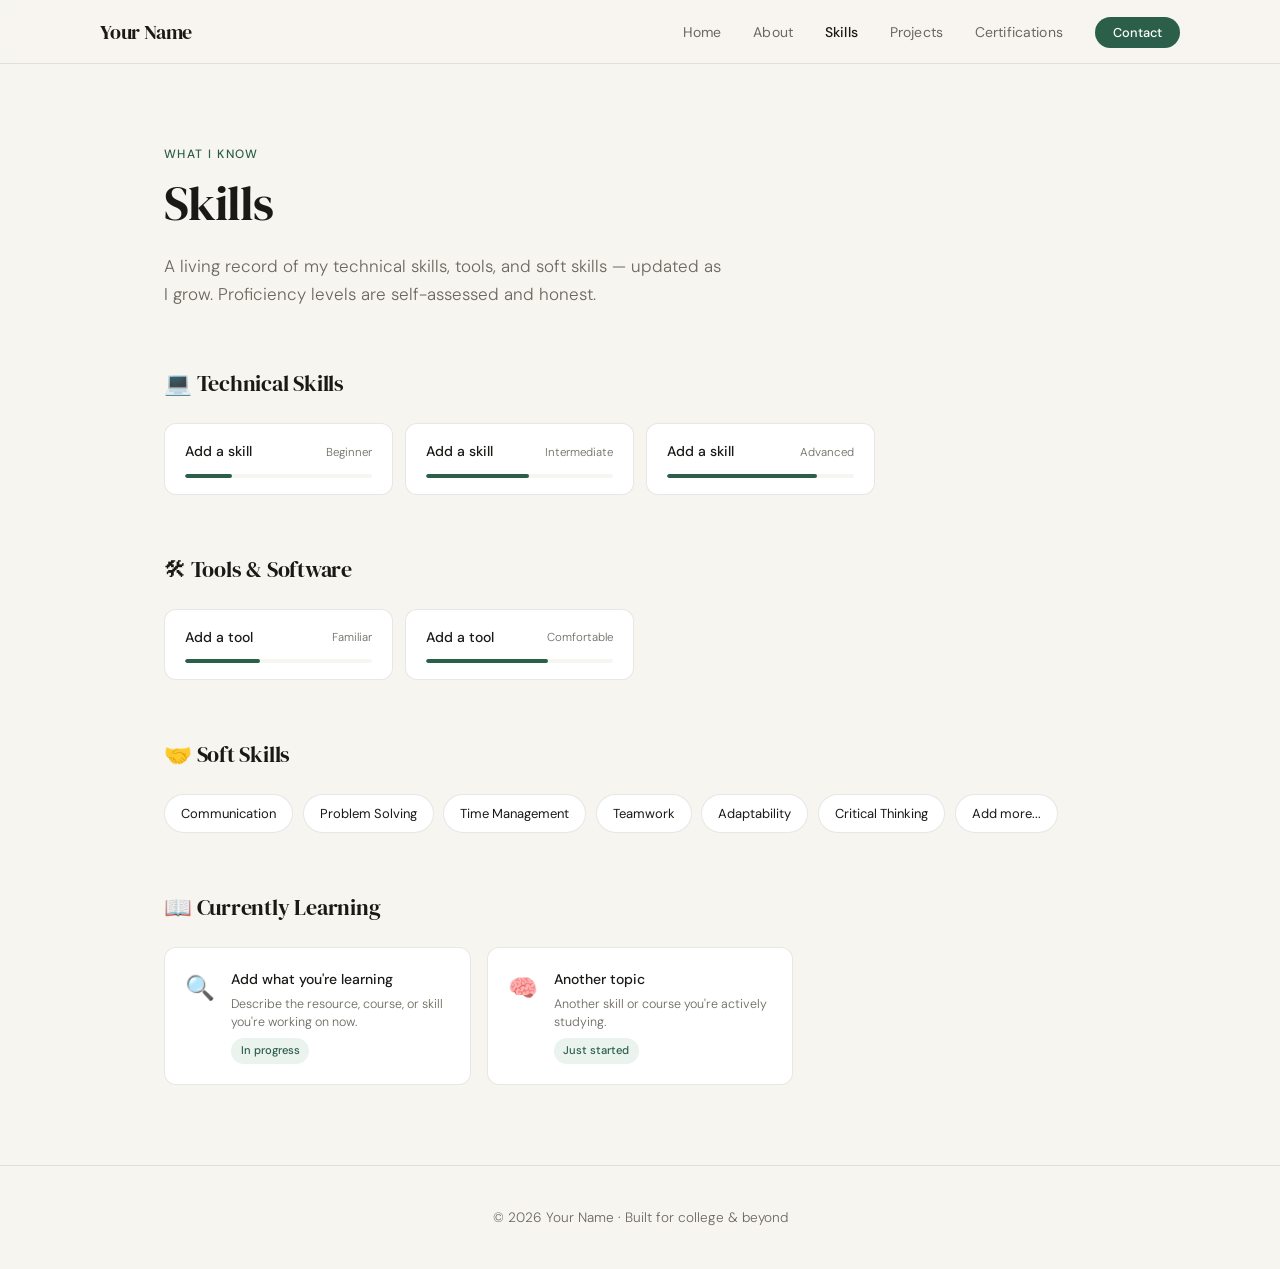
<file: skills.html>
<!DOCTYPE html>
<html lang="en">
<head>
  <meta charset="UTF-8" />
  <meta name="viewport" content="width=device-width, initial-scale=1.0" />
  <title>Skills — Your Name</title>
  <link rel="stylesheet" href="../css/style.css" />
  <style>
    .skills-categories {
      display: flex;
      flex-direction: column;
      gap: 3.5rem;
    }

    .skill-category h3 {
      font-family: var(--font-display);
      font-size: 1.4rem;
      font-weight: 400;
      letter-spacing: -0.01em;
      color: var(--ink);
      margin-bottom: 1.25rem;
      display: flex;
      align-items: center;
      gap: 0.6rem;
    }

    .skill-grid {
      display: grid;
      grid-template-columns: repeat(auto-fill, minmax(200px, 1fr));
      gap: 0.75rem;
    }

    .skill-item {
      background: var(--white);
      border: 1px solid var(--border);
      border-radius: var(--radius-md);
      padding: 1rem 1.25rem;
      display: flex;
      flex-direction: column;
      gap: 0.6rem;
      transition: box-shadow 0.2s, transform 0.2s;
    }

    .skill-item:hover {
      box-shadow: var(--shadow-sm);
      transform: translateY(-1px);
    }

    .skill-name {
      font-size: 0.875rem;
      font-weight: 500;
      color: var(--ink);
    }

    .skill-level-bar {
      height: 4px;
      background: var(--cream);
      border-radius: 100px;
      overflow: hidden;
    }

    .skill-fill {
      height: 100%;
      background: var(--accent);
      border-radius: 100px;
      transition: width 1s ease;
    }

    .skill-meta {
      display: flex;
      justify-content: space-between;
      align-items: center;
    }

    .skill-sublabel {
      font-size: 0.72rem;
      color: var(--ink-muted);
    }

    /* Soft skills section */
    .soft-skills {
      display: flex;
      flex-wrap: wrap;
      gap: 0.6rem;
    }

    .soft-tag {
      font-size: 0.8125rem;
      font-weight: 400;
      padding: 0.45rem 1rem;
      border-radius: 100px;
      background: var(--white);
      border: 1px solid var(--border);
      color: var(--ink);
      transition: background 0.2s, border-color 0.2s;
      cursor: default;
    }

    .soft-tag:hover {
      background: var(--accent-light);
      border-color: var(--accent);
      color: var(--accent);
    }

    /* Currently learning */
    .learning-grid {
      display: grid;
      grid-template-columns: repeat(auto-fill, minmax(240px, 1fr));
      gap: 1rem;
    }

    .learning-card {
      background: var(--white);
      border: 1px solid var(--border);
      border-radius: var(--radius-md);
      padding: 1.25rem;
      display: flex;
      gap: 1rem;
      align-items: flex-start;
    }

    .learning-icon {
      font-size: 1.5rem;
      flex-shrink: 0;
    }

    .learning-card h4 {
      font-size: 0.875rem;
      font-weight: 500;
      color: var(--ink);
      margin-bottom: 3px;
    }

    .learning-card p {
      font-size: 0.78rem;
      color: var(--ink-muted);
      line-height: 1.5;
    }

    .progress-pill {
      display: inline-block;
      font-size: 0.7rem;
      font-weight: 500;
      padding: 0.2rem 0.6rem;
      border-radius: 100px;
      background: var(--accent-light);
      color: var(--accent);
      margin-top: 6px;
    }
  </style>
</head>
<body>

  <div id="nav-placeholder"></div>

  <main>
    <section class="page-section">
      <p class="section-label fade-in">What I Know</p>
      <h1 class="section-title fade-in">Skills</h1>
      <p class="section-subtitle fade-in" style="margin-bottom:3.5rem;">
        A living record of my technical skills, tools, and soft skills — updated as I grow.
        Proficiency levels are self-assessed and honest.
      </p>

      <div class="skills-categories">

        <!-- Technical Skills -->
        <div class="skill-category fade-in">
          <h3>💻 Technical Skills</h3>
          <div class="skill-grid">
            <div class="skill-item">
              <div class="skill-meta">
                <span class="skill-name">Add a skill</span>
                <span class="skill-sublabel">Beginner</span>
              </div>
              <div class="skill-level-bar"><div class="skill-fill" style="width:25%"></div></div>
            </div>
            <div class="skill-item">
              <div class="skill-meta">
                <span class="skill-name">Add a skill</span>
                <span class="skill-sublabel">Intermediate</span>
              </div>
              <div class="skill-level-bar"><div class="skill-fill" style="width:55%"></div></div>
            </div>
            <div class="skill-item">
              <div class="skill-meta">
                <span class="skill-name">Add a skill</span>
                <span class="skill-sublabel">Advanced</span>
              </div>
              <div class="skill-level-bar"><div class="skill-fill" style="width:80%"></div></div>
            </div>
          </div>
        </div>

        <!-- Tools -->
        <div class="skill-category fade-in">
          <h3>🛠 Tools &amp; Software</h3>
          <div class="skill-grid">
            <div class="skill-item">
              <div class="skill-meta">
                <span class="skill-name">Add a tool</span>
                <span class="skill-sublabel">Familiar</span>
              </div>
              <div class="skill-level-bar"><div class="skill-fill" style="width:40%"></div></div>
            </div>
            <div class="skill-item">
              <div class="skill-meta">
                <span class="skill-name">Add a tool</span>
                <span class="skill-sublabel">Comfortable</span>
              </div>
              <div class="skill-level-bar"><div class="skill-fill" style="width:65%"></div></div>
            </div>
          </div>
        </div>

        <!-- Soft Skills -->
        <div class="skill-category fade-in">
          <h3>🤝 Soft Skills</h3>
          <div class="soft-skills">
            <span class="soft-tag">Communication</span>
            <span class="soft-tag">Problem Solving</span>
            <span class="soft-tag">Time Management</span>
            <span class="soft-tag">Teamwork</span>
            <span class="soft-tag">Adaptability</span>
            <span class="soft-tag">Critical Thinking</span>
            <span class="soft-tag">Add more...</span>
          </div>
        </div>

        <!-- Currently Learning -->
        <div class="skill-category fade-in">
          <h3>📖 Currently Learning</h3>
          <div class="learning-grid">
            <div class="learning-card">
              <div class="learning-icon">🔍</div>
              <div>
                <h4>Add what you're learning</h4>
                <p>Describe the resource, course, or skill you're working on now.</p>
                <span class="progress-pill">In progress</span>
              </div>
            </div>
            <div class="learning-card">
              <div class="learning-icon">🧠</div>
              <div>
                <h4>Another topic</h4>
                <p>Another skill or course you're actively studying.</p>
                <span class="progress-pill">Just started</span>
              </div>
            </div>
          </div>
        </div>

      </div>
    </section>
  </main>

  <footer>
    <p>© <span class="year"></span> Your Name · Built for college &amp; beyond</p>
  </footer>

  <script src="../js/nav-template.js"></script>
  <script src="../js/nav.js"></script>
  <script>
    injectNav(false);
    document.querySelectorAll('.year').forEach(el => el.textContent = new Date().getFullYear());

    // Animate skill bars on scroll
    const bars = document.querySelectorAll('.skill-fill');
    const widths = Array.from(bars).map(b => b.style.width);
    bars.forEach(b => b.style.width = '0');

    const barObserver = new IntersectionObserver((entries) => {
      entries.forEach(e => {
        if (e.isIntersecting) {
          const idx = Array.from(bars).indexOf(e.target);
          setTimeout(() => { e.target.style.width = widths[idx]; }, 100);
          barObserver.unobserve(e.target);
        }
      });
    }, { threshold: 0.5 });

    bars.forEach(b => barObserver.observe(b));
  </script>
</body>
</html>
</file>
<file: css/style.css>
@import url('https://fonts.googleapis.com/css2?family=DM+Serif+Display:ital@0;1&family=DM+Sans:ital,opsz,wght@0,9..40,300;0,9..40,400;0,9..40,500;1,9..40,300&display=swap');

*, *::before, *::after {
  box-sizing: border-box;
  margin: 0;
  padding: 0;
}

:root {
  --cream: #F7F5F0;
  --ink: #1A1916;
  --ink-muted: #6B6860;
  --ink-faint: #C2BFB8;
  --accent: #2C5F4A;
  --accent-light: #EAF3EE;
  --accent-mid: #4A8C6F;
  --white: #FFFFFF;
  --border: rgba(26, 25, 22, 0.1);
  --border-mid: rgba(26, 25, 22, 0.18);

  --font-display: 'DM Serif Display', Georgia, serif;
  --font-body: 'DM Sans', system-ui, sans-serif;

  --radius-sm: 6px;
  --radius-md: 12px;
  --radius-lg: 20px;

  --shadow-sm: 0 1px 3px rgba(0,0,0,0.06), 0 1px 2px rgba(0,0,0,0.04);
  --shadow-md: 0 4px 16px rgba(0,0,0,0.07), 0 1px 4px rgba(0,0,0,0.04);

  --nav-height: 64px;
  --max-width: 1080px;
  --side-pad: clamp(1.5rem, 5vw, 4rem);
}

html {
  scroll-behavior: smooth;
  font-size: 16px;
}

body {
  background: var(--cream);
  color: var(--ink);
  font-family: var(--font-body);
  font-weight: 300;
  line-height: 1.7;
  -webkit-font-smoothing: antialiased;
}

a {
  color: inherit;
  text-decoration: none;
}

img {
  max-width: 100%;
  display: block;
}

ul {
  list-style: none;
}

/* ── NAV ── */
nav {
  position: fixed;
  top: 0;
  left: 0;
  right: 0;
  height: var(--nav-height);
  background: rgba(247, 245, 240, 0.88);
  backdrop-filter: blur(12px);
  -webkit-backdrop-filter: blur(12px);
  border-bottom: 1px solid var(--border);
  z-index: 100;
  display: flex;
  align-items: center;
  padding: 0 var(--side-pad);
}

.nav-inner {
  max-width: var(--max-width);
  width: 100%;
  margin: 0 auto;
  display: flex;
  align-items: center;
  justify-content: space-between;
}

.nav-logo {
  font-family: var(--font-display);
  font-size: 1.25rem;
  color: var(--ink);
  letter-spacing: -0.01em;
}

.nav-links {
  display: flex;
  align-items: center;
  gap: 2rem;
}

.nav-links a {
  font-size: 0.875rem;
  font-weight: 400;
  color: var(--ink-muted);
  transition: color 0.2s;
  letter-spacing: 0.01em;
}

.nav-links a:hover,
.nav-links a.active {
  color: var(--ink);
}

.nav-links a.active {
  font-weight: 500;
}

.nav-cta {
  font-size: 0.8rem !important;
  font-weight: 500 !important;
  color: var(--white) !important;
  background: var(--accent);
  padding: 0.45rem 1.1rem;
  border-radius: 100px;
  transition: background 0.2s, transform 0.15s !important;
}

.nav-cta:hover {
  background: var(--accent-mid) !important;
  transform: translateY(-1px);
}

.hamburger {
  display: none;
  flex-direction: column;
  gap: 5px;
  cursor: pointer;
  padding: 4px;
  background: none;
  border: none;
}

.hamburger span {
  display: block;
  width: 22px;
  height: 2px;
  background: var(--ink);
  border-radius: 2px;
  transition: all 0.3s;
}

/* ── PAGE WRAPPER ── */
main {
  padding-top: var(--nav-height);
  min-height: 100vh;
}

.page-section {
  max-width: var(--max-width);
  margin: 0 auto;
  padding: 5rem var(--side-pad);
}

/* ── SECTION HEADERS ── */
.section-label {
  font-size: 0.75rem;
  font-weight: 500;
  letter-spacing: 0.12em;
  text-transform: uppercase;
  color: var(--accent);
  margin-bottom: 0.75rem;
}

.section-title {
  font-family: var(--font-display);
  font-size: clamp(2rem, 4vw, 3rem);
  font-weight: 400;
  line-height: 1.15;
  letter-spacing: -0.02em;
  color: var(--ink);
  margin-bottom: 1.25rem;
}

.section-subtitle {
  font-size: 1.0625rem;
  color: var(--ink-muted);
  max-width: 560px;
  line-height: 1.7;
}

/* ── DIVIDER ── */
.divider {
  border: none;
  border-top: 1px solid var(--border);
  margin: 0;
}

/* ── BADGE / TAG ── */
.tag {
  display: inline-block;
  font-size: 0.75rem;
  font-weight: 500;
  padding: 0.3rem 0.75rem;
  border-radius: 100px;
  background: var(--accent-light);
  color: var(--accent);
  letter-spacing: 0.01em;
}

.tag-gray {
  background: rgba(26,25,22,0.06);
  color: var(--ink-muted);
}

/* ── CARD ── */
.card {
  background: var(--white);
  border: 1px solid var(--border);
  border-radius: var(--radius-lg);
  padding: 1.75rem;
  box-shadow: var(--shadow-sm);
  transition: box-shadow 0.25s, transform 0.25s;
}

.card:hover {
  box-shadow: var(--shadow-md);
  transform: translateY(-2px);
}

/* ── BUTTON ── */
.btn {
  display: inline-flex;
  align-items: center;
  gap: 0.5rem;
  font-family: var(--font-body);
  font-size: 0.875rem;
  font-weight: 500;
  padding: 0.65rem 1.4rem;
  border-radius: 100px;
  border: none;
  cursor: pointer;
  transition: all 0.2s;
  text-decoration: none;
}

.btn-primary {
  background: var(--accent);
  color: var(--white);
}

.btn-primary:hover {
  background: var(--accent-mid);
  transform: translateY(-1px);
}

.btn-outline {
  background: transparent;
  color: var(--ink);
  border: 1px solid var(--border-mid);
}

.btn-outline:hover {
  background: rgba(26,25,22,0.04);
  transform: translateY(-1px);
}

/* ── FOOTER ── */
footer {
  border-top: 1px solid var(--border);
  padding: 2.5rem var(--side-pad);
  text-align: center;
}

footer p {
  font-size: 0.85rem;
  color: var(--ink-muted);
}

/* ── FADE-IN ANIMATION ── */
.fade-in {
  opacity: 0;
  transform: translateY(18px);
  transition: opacity 0.6s ease, transform 0.6s ease;
}

.fade-in.visible {
  opacity: 1;
  transform: translateY(0);
}

/* ── RESPONSIVE ── */
@media (max-width: 720px) {
  .nav-links {
    display: none;
    flex-direction: column;
    gap: 0;
    position: fixed;
    top: var(--nav-height);
    left: 0;
    right: 0;
    background: var(--cream);
    border-bottom: 1px solid var(--border);
    padding: 1rem 0;
  }

  .nav-links.open {
    display: flex;
  }

  .nav-links a {
    padding: 0.75rem var(--side-pad);
    font-size: 1rem;
  }

  .hamburger {
    display: flex;
  }

  .page-section {
    padding: 3.5rem var(--side-pad);
  }
}
</file>
